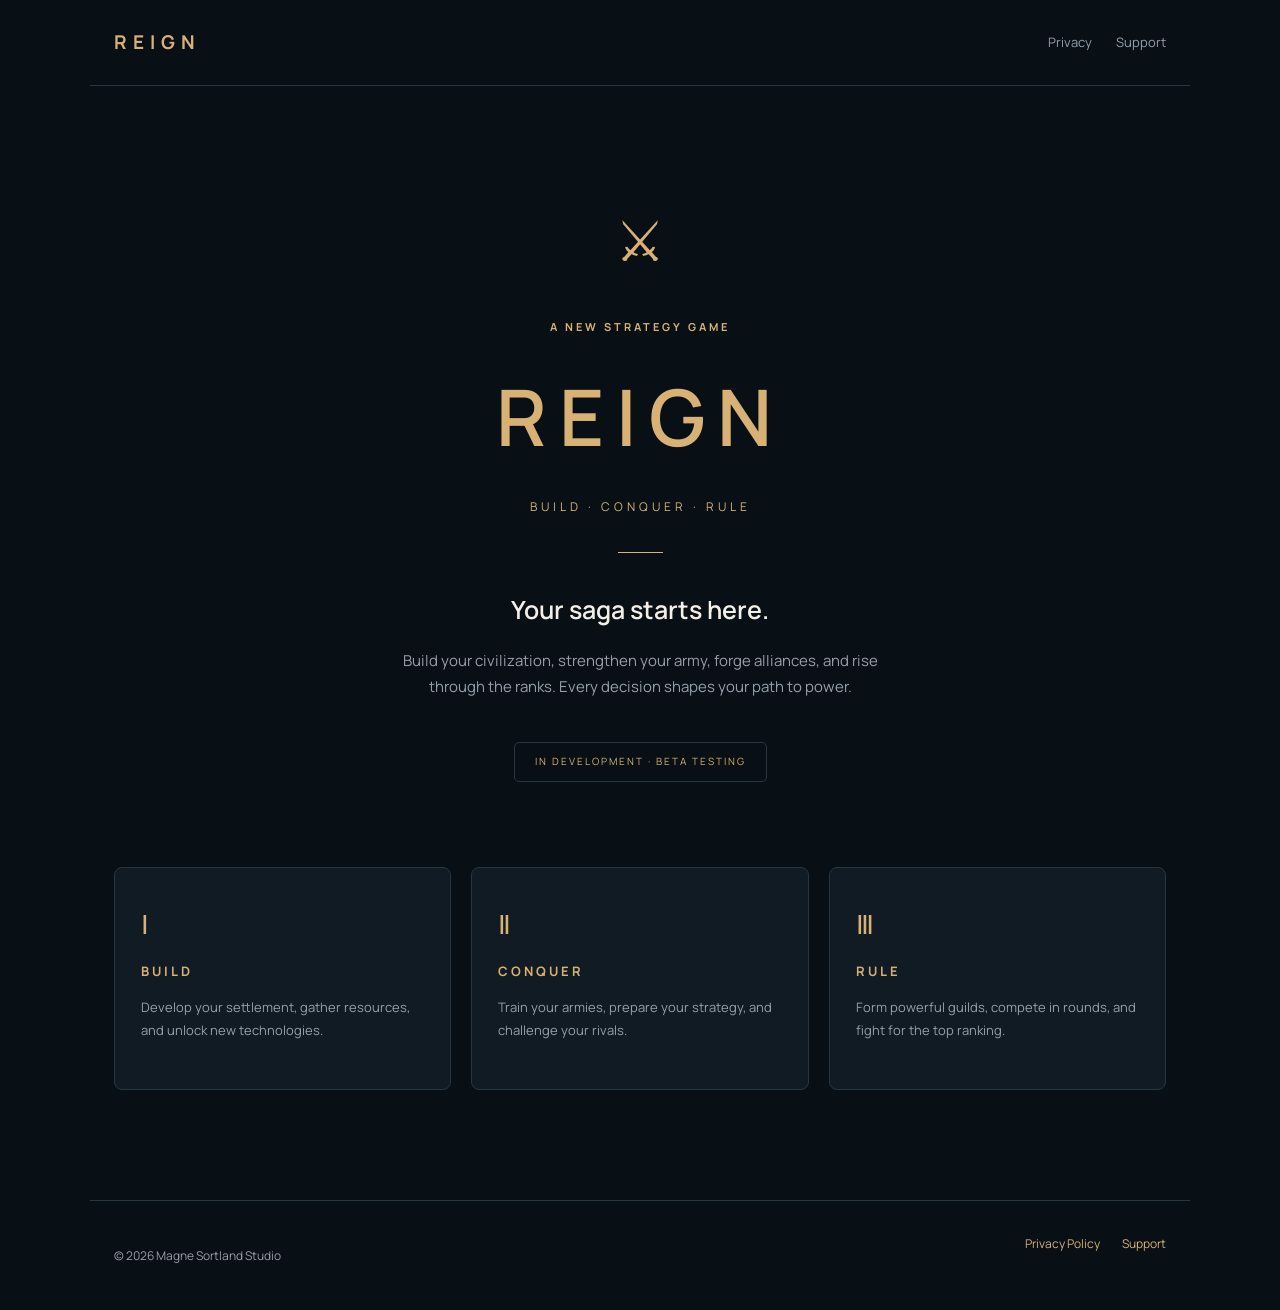
<file: index.html>
<!DOCTYPE html>
<html lang="en">
<head>
  <meta charset="UTF-8">
  <meta name="viewport" content="width=device-width, initial-scale=1.0">
  <meta name="theme-color" content="#080f15">
  <meta name="description" content="REIGN is a strategy game of civilizations, alliances, and conquest.">
  <title>REIGN — Build. Conquer. Rule.</title>
  <link rel="stylesheet" href="style.css">
</head>
<body>

  <header class="site-header">
    <a class="brand" href="index.html">REIGN</a>
    <nav>
      <a href="privacy.html">Privacy</a>
      <a href="support.html">Support</a>
    </nav>
  </header>

  <main class="hero">
    <div class="crest">⚔</div>

    <p class="eyebrow">A NEW STRATEGY GAME</p>

    <h1>REIGN</h1>

    <p class="tagline">BUILD · CONQUER · RULE</p>

    <div class="gold-line"></div>

    <h2>Your saga starts here.</h2>

    <p class="description">
      Build your civilization, strengthen your army,
      forge alliances, and rise through the ranks.
      Every decision shapes your path to power.
    </p>

    <div class="status">IN DEVELOPMENT · BETA TESTING</div>
  </main>

  <section class="features">
    <div class="feature">
      <span class="feature-symbol">Ⅰ</span>
      <h3>BUILD</h3>
      <p>Develop your settlement, gather resources, and unlock new technologies.</p>
    </div>

    <div class="feature">
      <span class="feature-symbol">Ⅱ</span>
      <h3>CONQUER</h3>
      <p>Train your armies, prepare your strategy, and challenge your rivals.</p>
    </div>

    <div class="feature">
      <span class="feature-symbol">Ⅲ</span>
      <h3>RULE</h3>
      <p>Form powerful guilds, compete in rounds, and fight for the top ranking.</p>
    </div>
  </section>

  <footer>
    <p>© 2026 Magne Sortland Studio</p>
    <div class="footer-links">
      <a href="privacy.html">Privacy Policy</a>
      <a href="support.html">Support</a>
    </div>
  </footer>

</body>
</html>
</file>
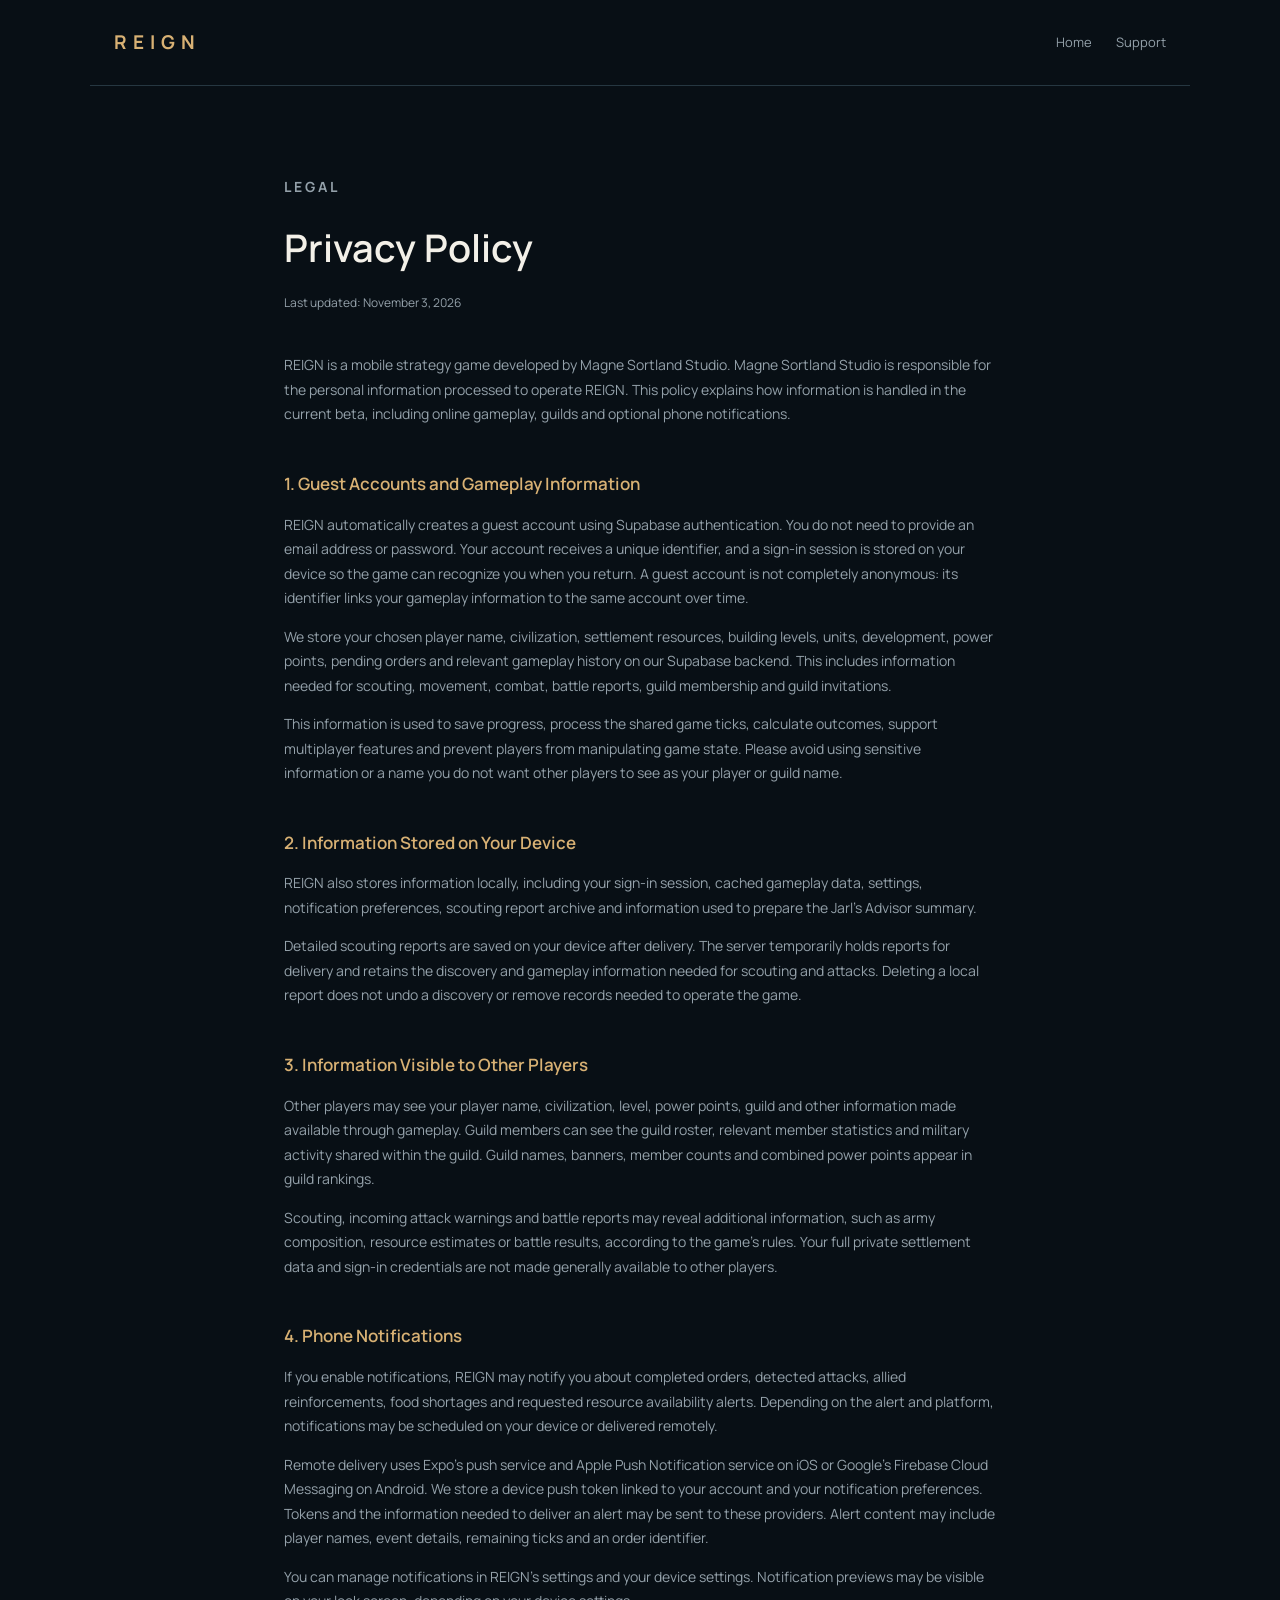
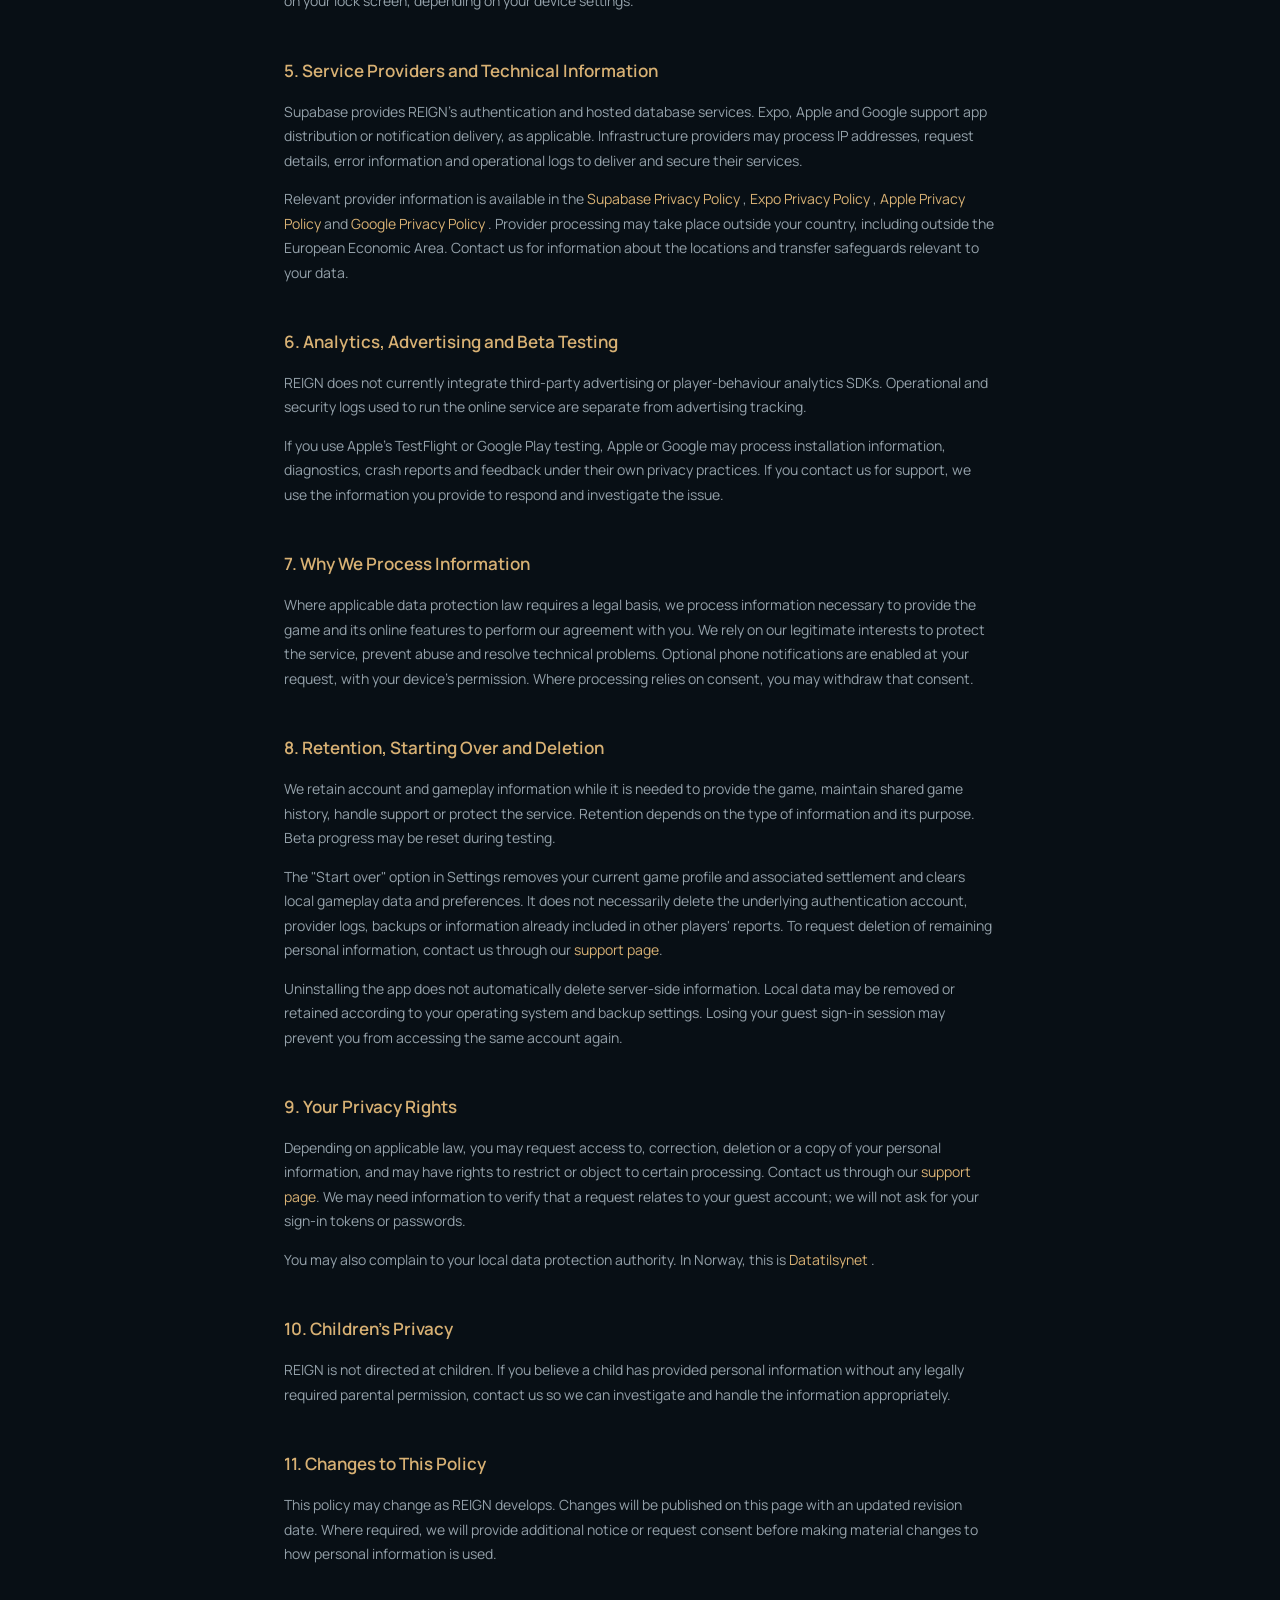
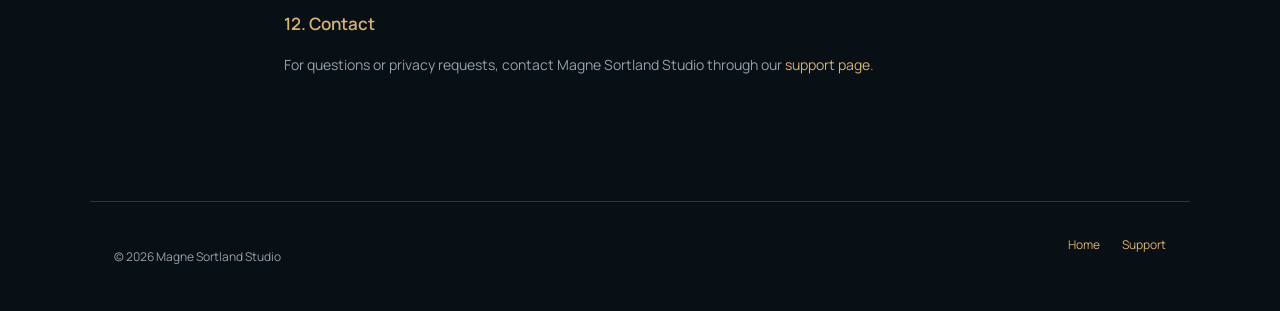
<file: privacy.html>
<!DOCTYPE html>
<html lang="en">
<head>
  <meta charset="UTF-8">
  <meta name="viewport" content="width=device-width, initial-scale=1.0">
  <meta name="theme-color" content="#080f15">
  <title>Privacy Policy — REIGN</title>
  <link rel="stylesheet" href="style.css">
</head>
<body>

  <header class="site-header">
    <a class="brand" href="index.html">REIGN</a>
    <nav aria-label="Main navigation">
      <a href="index.html">Home</a>
      <a href="support.html">Support</a>
    </nav>
  </header>

  <main class="content-page">

    <p class="eyebrow">LEGAL</p>
    <h1>Privacy Policy</h1>
    <p class="updated">Last updated: November 3, 2026</p>

    <p>
      REIGN is a mobile strategy game developed by Magne Sortland Studio.
      Magne Sortland Studio is responsible for the personal information
      processed to operate REIGN. This policy explains how information is
      handled in the current beta, including online gameplay, guilds and
      optional phone notifications.
    </p>

    <h2>1. Guest Accounts and Gameplay Information</h2>
    <p>
      REIGN automatically creates a guest account using Supabase authentication.
      You do not need to provide an email address or password. Your account
      receives a unique identifier, and a sign-in session is stored on your
      device so the game can recognize you when you return.
      A guest account is not completely anonymous: its identifier links your
      gameplay information to the same account over time.
    </p>
    <p>
      We store your chosen player name, civilization, settlement resources,
      building levels, units, development, power points, pending orders and
      relevant gameplay history on our Supabase backend. This includes
      information needed for scouting, movement, combat, battle reports,
      guild membership and guild invitations.
    </p>
    <p>
      This information is used to save progress, process the shared game ticks,
      calculate outcomes, support multiplayer features and prevent players
      from manipulating game state. Please avoid using sensitive information
      or a name you do not want other players to see as your player or guild name.
    </p>

    <h2>2. Information Stored on Your Device</h2>
    <p>
      REIGN also stores information locally, including your sign-in session,
      cached gameplay data, settings, notification preferences, scouting report
      archive and information used to prepare the Jarl's Advisor summary.
    </p>
    <p>
      Detailed scouting reports are saved on your device after delivery.
      The server temporarily holds reports for delivery and retains the
      discovery and gameplay information needed for scouting and attacks.
      Deleting a local report does not undo a discovery or remove records
      needed to operate the game.
    </p>

    <h2>3. Information Visible to Other Players</h2>
    <p>
      Other players may see your player name, civilization, level, power points,
      guild and other information made available through gameplay. Guild members
      can see the guild roster, relevant member statistics and military activity
      shared within the guild. Guild names, banners, member counts and combined
      power points appear in guild rankings.
    </p>
    <p>
      Scouting, incoming attack warnings and battle reports may reveal additional
      information, such as army composition, resource estimates or battle results,
      according to the game's rules. Your full private settlement data and
      sign-in credentials are not made generally available to other players.
    </p>

    <h2>4. Phone Notifications</h2>
    <p>
      If you enable notifications, REIGN may notify you about completed orders,
      detected attacks, allied reinforcements, food shortages and requested
      resource availability alerts. Depending on the alert and platform,
      notifications may be scheduled on your device or delivered remotely.
    </p>
    <p>
      Remote delivery uses Expo's push service and Apple Push Notification
      service on iOS or Google's Firebase Cloud Messaging on Android.
      We store a device push token linked to your account and your notification
      preferences. Tokens and the information needed to deliver an alert may be
      sent to these providers. Alert content may include player names, event
      details, remaining ticks and an order identifier.
    </p>
    <p>
      You can manage notifications in REIGN's settings and your device settings.
      Notification previews may be visible on your lock screen, depending on
      your device settings.
    </p>

    <h2>5. Service Providers and Technical Information</h2>
    <p>
      Supabase provides REIGN's authentication and hosted database services.
      Expo, Apple and Google support app distribution or notification delivery,
      as applicable. Infrastructure providers may process IP addresses, request
      details, error information and operational logs to deliver and secure
      their services.
    </p>
    <p>
      Relevant provider information is available in the
      <a href="https://supabase.com/privacy"
         target="_blank" rel="noopener noreferrer">
        Supabase Privacy Policy
      </a>,
      <a href="https://expo.dev/privacy"
         target="_blank" rel="noopener noreferrer">
        Expo Privacy Policy
      </a>,
      <a href="https://www.apple.com/legal/privacy/"
         target="_blank" rel="noopener noreferrer">
        Apple Privacy Policy
      </a>
      and
      <a href="https://policies.google.com/privacy"
         target="_blank" rel="noopener noreferrer">
        Google Privacy Policy
      </a>.
      Provider processing may take place outside your country, including outside
      the European Economic Area. Contact us for information about the locations
      and transfer safeguards relevant to your data.
    </p>

    <h2>6. Analytics, Advertising and Beta Testing</h2>
    <p>
      REIGN does not currently integrate third-party advertising or
      player-behaviour analytics SDKs. Operational and security logs used to
      run the online service are separate from advertising tracking.
    </p>
    <p>
      If you use Apple's TestFlight or Google Play testing, Apple or Google may
      process installation information, diagnostics, crash reports and feedback
      under their own privacy practices. If you contact us for support, we use
      the information you provide to respond and investigate the issue.
    </p>

    <h2>7. Why We Process Information</h2>
    <p>
      Where applicable data protection law requires a legal basis, we process
      information necessary to provide the game and its online features to
      perform our agreement with you. We rely on our legitimate interests to
      protect the service, prevent abuse and resolve technical problems.
      Optional phone notifications are enabled at your request, with your
      device's permission. Where processing relies on consent, you may
      withdraw that consent.
    </p>

    <h2>8. Retention, Starting Over and Deletion</h2>
    <p>
      We retain account and gameplay information while it is needed to provide
      the game, maintain shared game history, handle support or protect the
      service. Retention depends on the type of information and its purpose.
      Beta progress may be reset during testing.
    </p>
    <p>
      The "Start over" option in Settings removes your current game profile
      and associated settlement and clears local gameplay data and preferences.
      It does not necessarily delete the underlying authentication account,
      provider logs, backups or information already included in other players'
      reports. To request deletion of remaining personal information, contact
      us through our <a href="support.html">support page</a>.
    </p>
    <p>
      Uninstalling the app does not automatically delete server-side information.
      Local data may be removed or retained according to your operating system
      and backup settings. Losing your guest sign-in session may prevent you
      from accessing the same account again.
    </p>

    <h2>9. Your Privacy Rights</h2>
    <p>
      Depending on applicable law, you may request access to, correction,
      deletion or a copy of your personal information, and may have rights to
      restrict or object to certain processing. Contact us through our
      <a href="support.html">support page</a>. We may need information to verify
      that a request relates to your guest account; we will not ask for your
      sign-in tokens or passwords.
    </p>
    <p>
      You may also complain to your local data protection authority.
      In Norway, this is
      <a href="https://www.datatilsynet.no/"
         target="_blank" rel="noopener noreferrer">
        Datatilsynet
      </a>.
    </p>

    <h2>10. Children's Privacy</h2>
    <p>
      REIGN is not directed at children. If you believe a child has provided
      personal information without any legally required parental permission,
      contact us so we can investigate and handle the information appropriately.
    </p>

    <h2>11. Changes to This Policy</h2>
    <p>
      This policy may change as REIGN develops. Changes will be published on this
      page with an updated revision date. Where required, we will provide
      additional notice or request consent before making material changes
      to how personal information is used.
    </p>

    <h2>12. Contact</h2>
    <p>
      For questions or privacy requests, contact Magne Sortland Studio through
      our <a href="support.html">support page</a>.
    </p>

  </main>

  <footer>
    <p>© 2026 Magne Sortland Studio</p>
    <div class="footer-links">
      <a href="index.html">Home</a>
      <a href="support.html">Support</a>
    </div>
  </footer>

</body>
</html>
</file>
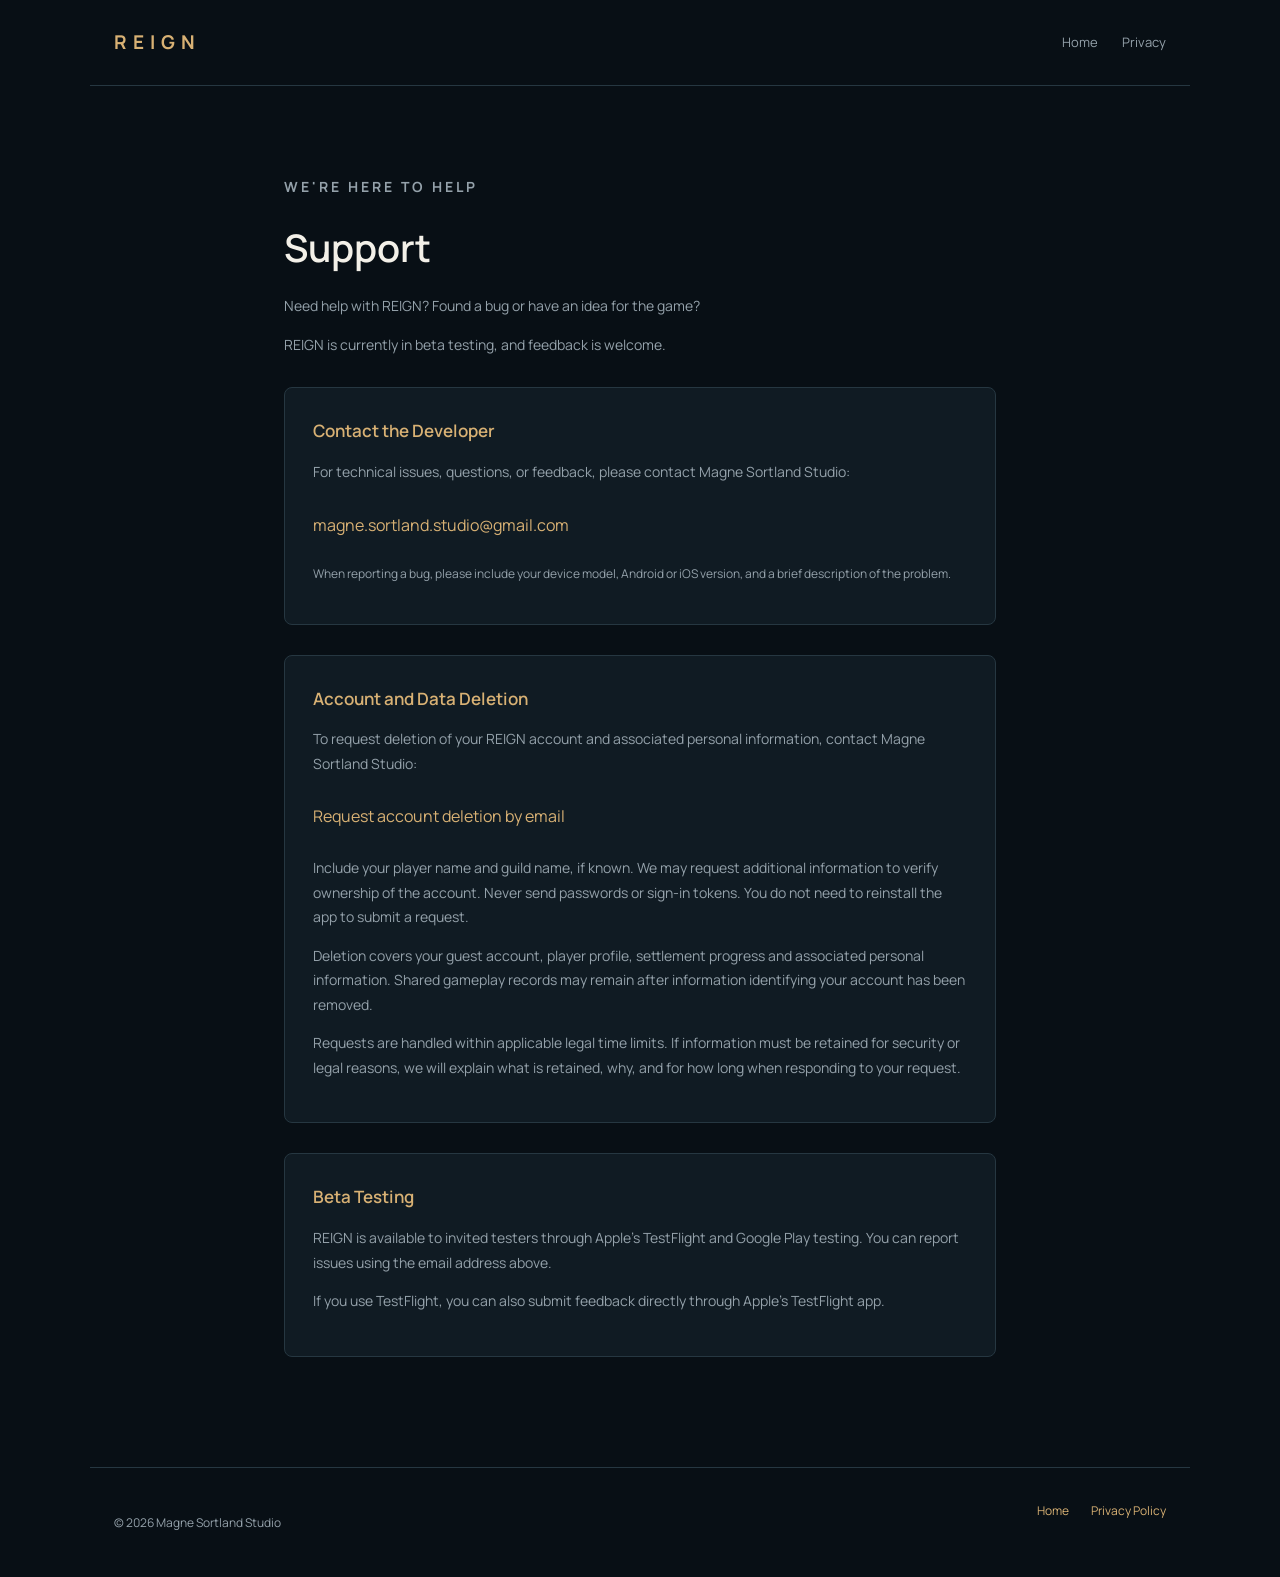
<file: support.html>
<!DOCTYPE html>
<html lang="en">
<head>
  <meta charset="UTF-8">
  <meta name="viewport" content="width=device-width, initial-scale=1.0">
  <meta name="theme-color" content="#080f15">
  <title>Support — REIGN</title>
  <link rel="stylesheet" href="style.css">
</head>
<body>

  <header class="site-header">
    <a class="brand" href="index.html">REIGN</a>
    <nav aria-label="Main navigation">
      <a href="index.html">Home</a>
      <a href="privacy.html">Privacy</a>
    </nav>
  </header>

  <main class="content-page support-page">

    <p class="eyebrow">WE'RE HERE TO HELP</p>

    <h1>Support</h1>

    <p>
      Need help with REIGN? Found a bug or have
      an idea for the game?
    </p>

    <p>
      REIGN is currently in beta testing, and
      feedback is welcome.
    </p>

    <div class="support-card">
      <h2>Contact the Developer</h2>

      <p>
        For technical issues, questions, or feedback,
        please contact Magne Sortland Studio:
      </p>

      <a class="email-link"
         href="mailto:magne.sortland.studio@gmail.com">
        magne.sortland.studio@gmail.com
      </a>

      <p class="small-note">
        When reporting a bug, please include your
        device model, Android or iOS version, and
        a brief description of the problem.
      </p>
    </div>

    <div class="support-card" id="delete-account">
      <h2>Account and Data Deletion</h2>

      <p>
        To request deletion of your REIGN account
        and associated personal information,
        contact Magne Sortland Studio:
      </p>

      <a class="email-link"
         href="mailto:magne.sortland.studio@gmail.com?subject=REIGN%20account%20deletion">
        Request account deletion by email
      </a>

      <p>
        Include your player name and guild name,
        if known. We may request additional information
        to verify ownership of the account.
        Never send passwords or sign-in tokens.
        You do not need to reinstall the app
        to submit a request.
      </p>

      <p>
        Deletion covers your guest account, player
        profile, settlement progress and associated
        personal information. Shared gameplay records
        may remain after information identifying
        your account has been removed.
      </p>

      <p>
        Requests are handled within applicable legal
        time limits. If information must be retained
        for security or legal reasons, we will explain
        what is retained, why, and for how long
        when responding to your request.
      </p>
    </div>

    <div class="support-card">
      <h2>Beta Testing</h2>

      <p>
        REIGN is available to invited testers through
        Apple's TestFlight and Google Play testing.
        You can report issues using the email address above.
      </p>

      <p>
        If you use TestFlight, you can also submit
        feedback directly through Apple's TestFlight app.
      </p>
    </div>

  </main>

  <footer>
    <p>© 2026 Magne Sortland Studio</p>
    <div class="footer-links">
      <a href="index.html">Home</a>
      <a href="privacy.html">Privacy Policy</a>
    </div>
  </footer>

</body>
</html>
</file>
<file: style.css>
@import url('https://fonts.googleapis.com/css2?family=Manrope:wght@400;500;600;700;800&display=swap');

:root {
  --bg: #080f15;
  --surface: #101b23;
  --gold: #d8b174;
  --text: #f3f0e8;
  --muted: #94a1aa;
  --border: #263741;
}

* {
  box-sizing: border-box;
}

body {
  margin: 0;
  background: var(--bg);
  color: var(--text);
  font-family: 'Manrope', Arial, sans-serif;
  line-height: 1.75;
}

a {
  color: var(--gold);
  text-decoration: none;
}

a:hover {
  opacity: 0.8;
}

.site-header {
  max-width: 1100px;
  margin: auto;
  padding: 26px 24px;
  display: flex;
  justify-content: space-between;
  align-items: center;
  border-bottom: 1px solid var(--border);
}

.brand {
  color: var(--gold);
  font-size: 19px;
  font-weight: 700;
  letter-spacing: 6px;
}

nav {
  display: flex;
  gap: 24px;
}

nav a {
  color: var(--muted);
  font-size: 13px;
}

.hero {
  max-width: 700px;
  margin: 0 auto;
  padding: 105px 24px 85px;
  text-align: center;
}

.crest {
  font-size: 56px;
  color: var(--gold);
  margin-bottom: 28px;
}

.eyebrow {
  font-size: 11px;
  letter-spacing: 3px;
  color: var(--gold);
  font-weight: 700;
}

.hero h1 {
  font-size: clamp(48px, 9vw, 78px);
  font-weight: 600;
  letter-spacing: 12px;
  margin: 10px 0 0;
  color: var(--gold);
}

.tagline {
  font-size: 12px;
  letter-spacing: 4px;
  color: var(--gold);
}

.gold-line {
  width: 45px;
  height: 1px;
  background: var(--gold);
  margin: 35px auto;
}

.hero h2 {
  font-size: 25px;
  font-weight: 600;
  margin-bottom: 16px;
}

.description {
  color: var(--muted);
  max-width: 520px;
  margin: auto;
  font-size: 15px;
}

.status {
  display: inline-block;
  margin-top: 42px;
  padding: 10px 20px;
  border: 1px solid var(--border);
  border-radius: 5px;
  color: var(--gold);
  font-size: 10px;
  letter-spacing: 2px;
}

.features {
  max-width: 1100px;
  margin: 0 auto 110px;
  padding: 0 24px;
  display: grid;
  grid-template-columns: repeat(3, 1fr);
  gap: 20px;
}

.feature {
  padding: 34px 26px;
  background: var(--surface);
  border: 1px solid var(--border);
  border-radius: 8px;
}

.feature-symbol {
  color: var(--gold);
  font-size: 26px;
}

.feature h3 {
  font-size: 13px;
  letter-spacing: 3px;
  color: var(--gold);
}

.feature p {
  font-size: 13px;
  color: var(--muted);
}

.content-page {
  max-width: 760px;
  margin: 0 auto;
  padding: 75px 24px 110px;
}

.content-page h1 {
  font-size: 38px;
  font-weight: 600;
  margin: 0 0 12px;
}

.content-page h2 {
  color: var(--gold);
  font-size: 17px;
  font-weight: 600;
  margin-top: 42px;
}

.content-page p {
  color: var(--muted);
  font-size: 14px;
}

.updated {
  font-size: 12px !important;
  margin-bottom: 40px;
}

.support-page {
  min-height: 75vh;
}

.support-card {
  background: var(--surface);
  border: 1px solid var(--border);
  padding: 28px;
  border-radius: 8px;
  margin-top: 30px;
}

.support-card h2 {
  margin-top: 0;
}

.email-link {
  display: inline-block;
  font-size: 16px;
  margin: 12px 0;
  overflow-wrap: anywhere;
}

.small-note {
  font-size: 12px !important;
}

footer {
  border-top: 1px solid var(--border);
  padding: 32px 24px;
  max-width: 1100px;
  margin: auto;
  display: flex;
  justify-content: space-between;
  gap: 20px;
  color: var(--muted);
  font-size: 12px;
}

.footer-links {
  display: flex;
  gap: 22px;
}

@media (max-width: 650px) {
  .site-header {
    padding: 20px;
  }

  .brand {
    font-size: 15px;
    letter-spacing: 4px;
  }

  nav {
    gap: 14px;
  }

  .hero {
    padding-top: 75px;
  }

  .features {
    grid-template-columns: 1fr;
    margin-bottom: 65px;
  }

  .content-page {
    padding-top: 50px;
  }

  footer {
    flex-direction: column;
    align-items: center;
    text-align: center;
  }
}
</file>
